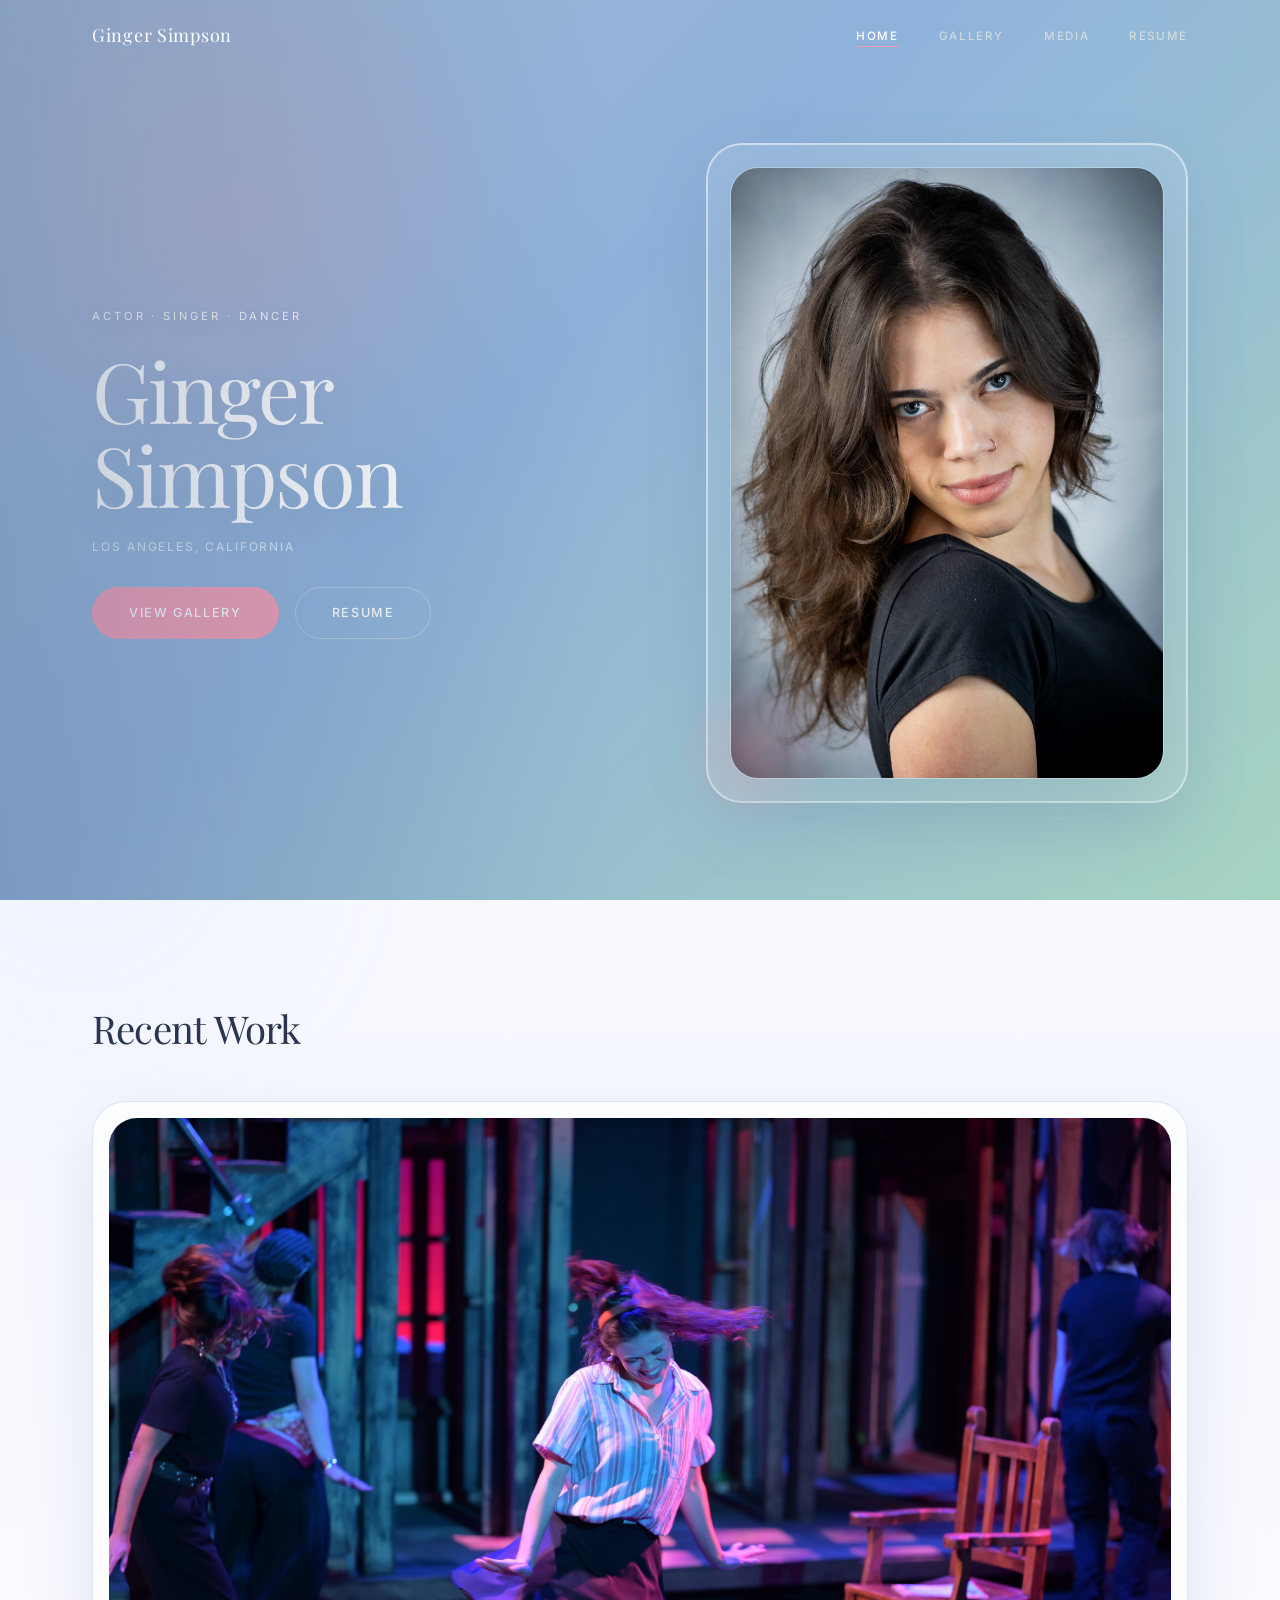
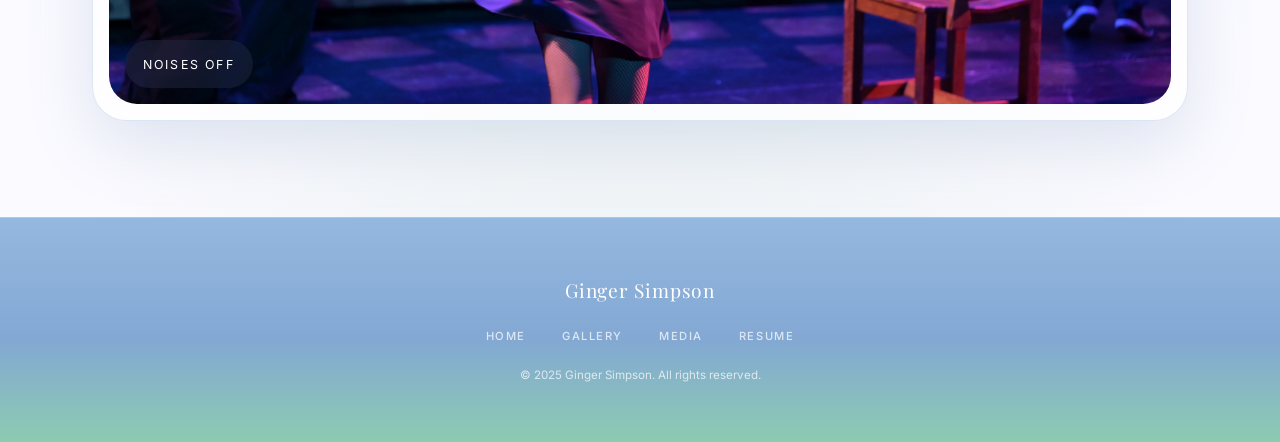
<file: index.html>
<!DOCTYPE html>

<html lang="en">
<head>
  <meta charset="UTF-8">
  <meta name="viewport" content="width=device-width, initial-scale=1.0">

  <title>Ginger Simpson | Actor · Singer · Dancer | Los Angeles</title>

<meta
name="description"
content="Ginger Simpson — professional actor, singer, and dancer based in Los Angeles. View her portfolio, gallery, performance videos, and theater resume."

>

<meta
name="keywords"
content="Ginger Simpson, actor, actress, singer, dancer, Los Angeles actress, musical theater, theater performer, performing arts, LA actor"

>

  <link
    rel="canonical"
    href="https://ginger-simpson.com/"
  >

  <!-- Open Graph / Facebook -->

  <meta property="og:type" content="website">

<meta
property="og:url"
content="https://ginger-simpson.com/"

>

<meta
property="og:title"
content="Ginger Simpson | Actor · Singer · Dancer"

>

<meta
property="og:description"
content="Professional portfolio of Ginger Simpson — actor, singer, and dancer based in Los Angeles."

>

<meta
property="og:image"
content="https://ginger-simpson.com/assets/images/Headshot%204.jpg"

>

  <meta property="og:locale" content="en_US">

  <!-- Twitter -->

<meta
name="twitter:card"
content="summary_large_image"

>

<meta
name="twitter:title"
content="Ginger Simpson | Actor · Singer · Dancer"

>

<meta
name="twitter:description"
content="Professional portfolio of Ginger Simpson — actor, singer, and dancer based in Los Angeles."

>

<meta
name="twitter:image"
content="https://ginger-simpson.com/assets/images/Headshot%204.jpg"

>

  <!-- Fonts -->

  <link
    rel="preconnect"
    href="https://fonts.googleapis.com"
  >

  <link
    rel="preconnect"
    href="https://fonts.gstatic.com"
    crossorigin
  >

  <link
    href="https://fonts.googleapis.com/css2?family=Playfair+Display:ital,wght@0,400;0,500;0,700;1,400&family=Inter:wght@300;400;500&display=swap"
    rel="stylesheet"
  >

  <!-- Styles -->

  <link rel="stylesheet" href="assets/css/styles.css">

  <!-- Structured Data (JSON-LD) -->

  <script type="application/ld+json">
  {
    "@context": "https://schema.org",
    "@type": "Person",
    "name": "Ginger Simpson",
    "url": "https://ginger-simpson.com/",
    "jobTitle": "Actor, Singer, Dancer",
    "description": "Professional actor, singer, and dancer specializing in musical theater and theatrical performance",
    "address": {
      "@type": "PostalAddress",
      "addressLocality": "Los Angeles",
      "addressRegion": "CA",
      "addressCountry": "US"
    },
    "email": "gingersimpsonn@gmail.com",
    "telephone": "424-522-4845",
    "image": "https://ginger-simpson.com/assets/images/Headshot%204.jpg",
    "sameAs": [
      "https://www.instagram.com/gingersimpson_/",
      "https://www.backstage.com/u/tal/gingersimpson"
    ]
  }
  </script>

</head>

<body>

  <!-- ── Navigation ─────────────────────────────────────────── -->

  <nav class="nav" id="nav" aria-label="Main navigation">
    <div class="nav__inner">

  <a href="./" class="nav__logo">
    Ginger Simpson
  </a>

<button
class="nav__toggle"
id="navToggle"
aria-label="Toggle navigation"
aria-expanded="false"
aria-controls="navLinks"

>

<span></span>

<span></span>
<span></span>

  </button>

  <ul class="nav__links" id="navLinks" role="list">
    <li>
      <a
        href="./"
        class="nav__link nav__link--active"
      >
        Home
      </a>
    </li>

<li>
  <a href="gallery" class="nav__link">
    Gallery
  </a>
</li>

<li>
  <a href="media" class="nav__link">
    Media
  </a>
</li>

<li>
  <a href="resume" class="nav__link">
    Resume
  </a>
</li>

  </ul>

</div>
  </nav>

  <!-- ── Hero ───────────────────────────────────────────────── -->

  <section class="hero" aria-label="Introduction">
    <div class="hero__inner">

  <div class="hero__text">

<p class="hero__eyebrow">
  Actor · Singer · Dancer
</p>

<h1 class="hero__name">
  Ginger<br>Simpson
</h1>

<p class="hero__location">
  Los Angeles, California
</p>

<div class="hero__actions">
  <a
    href="gallery"
    class="btn btn--primary"
  >
    View Gallery
  </a>

  <a
    href="resume"
    class="btn btn--ghost-light"
  >
    Resume
  </a>
</div>

  </div>

  <div class="hero__photo-wrap">
    <img
      src="assets/images/Headshot%204.jpg"
      alt="Ginger Simpson — professional headshot"
      class="hero__photo"
      loading="eager"
      fetchpriority="high"
    >
  </div>

</div>

  </section>

  <!-- ── Recent Work Slideshow ──────────────────────────────── -->

  <section class="preview fade-in" aria-label="Recent productions">
    <div class="container">

  <h2 class="section-title">
    Recent Work
  </h2>

  <div class="preview__slideshow" data-slideshow>

<div class="preview__slides">

  <a
    href="gallery"
    class="preview__slide is-active"
    data-slide
  >
    <div class="preview__img-wrap">
      <img
        src="assets/images/Noises%20Off%202.jpg"
        alt="Noises Off production photo"
        loading="lazy"
      >
    </div>

    <p class="preview__caption">
      Noises Off
    </p>
  </a>

  <a
    href="gallery"
    class="preview__slide"
    data-slide
  >
    <div class="preview__img-wrap">
      <img
        src="assets/images/iFrankenstein%201.jpg"
        alt="iFrankenstein production photo"
        loading="lazy"
      >
    </div>

    <p class="preview__caption">
      iFrankenstein
    </p>
  </a>

  <a
    href="gallery"
    class="preview__slide"
    data-slide
  >
    <div class="preview__img-wrap">
      <img
        src="assets/images/Seuss%201.jpg"
        alt="Seussical production photo"
        loading="lazy"
      >
    </div>

    <p class="preview__caption">
      Seussical
    </p>
  </a>

  <a
    href="gallery"
    class="preview__slide"
    data-slide
  >
    <div class="preview__img-wrap">
      <img
        src="assets/images/SLIDESHOW%20Seuss.jpg"
        alt="Seussical slideshow production photo"
        loading="lazy"
      >
    </div>

    <p class="preview__caption">
      Seussical
    </p>
  </a>

  <a
    href="gallery"
    class="preview__slide"
    data-slide
  >
    <div class="preview__img-wrap">
      <img
        src="assets/images/SLIDESHOW%20Grease.jpg"
        alt="Grease production photo"
        loading="lazy"
      >
    </div>

    <p class="preview__caption">
      Grease
    </p>
  </a>

  <a
    href="gallery"
    class="preview__slide"
    data-slide
  >
    <div class="preview__img-wrap">
      <img
        src="assets/images/SLIDESHOW%20Romeo%20and%20Juliet.jpg"
        alt="Romeo and Juliet production photo"
        loading="lazy"
      >
    </div>

    <p class="preview__caption">
      Romeo and Juliet
    </p>
  </a>

</div>

  </div>

</div>

  </section>

  <!-- ── Footer ─────────────────────────────────────────────── -->

  <footer class="footer" aria-label="Site footer">
    <div class="container footer__inner">

  <p class="footer__name">
    Ginger Simpson
  </p>

  <nav class="footer__nav" aria-label="Footer navigation">
    <a href="./">Home</a>
    <a href="gallery">Gallery</a>
    <a href="media">Media</a>
    <a href="resume">Resume</a>
  </nav>

  <p class="footer__copy">
    &copy; 2025 Ginger Simpson. All rights reserved.
  </p>

</div>

  </footer>

  <script src="assets/js/main.js"></script>

</body>
</html>
</file>
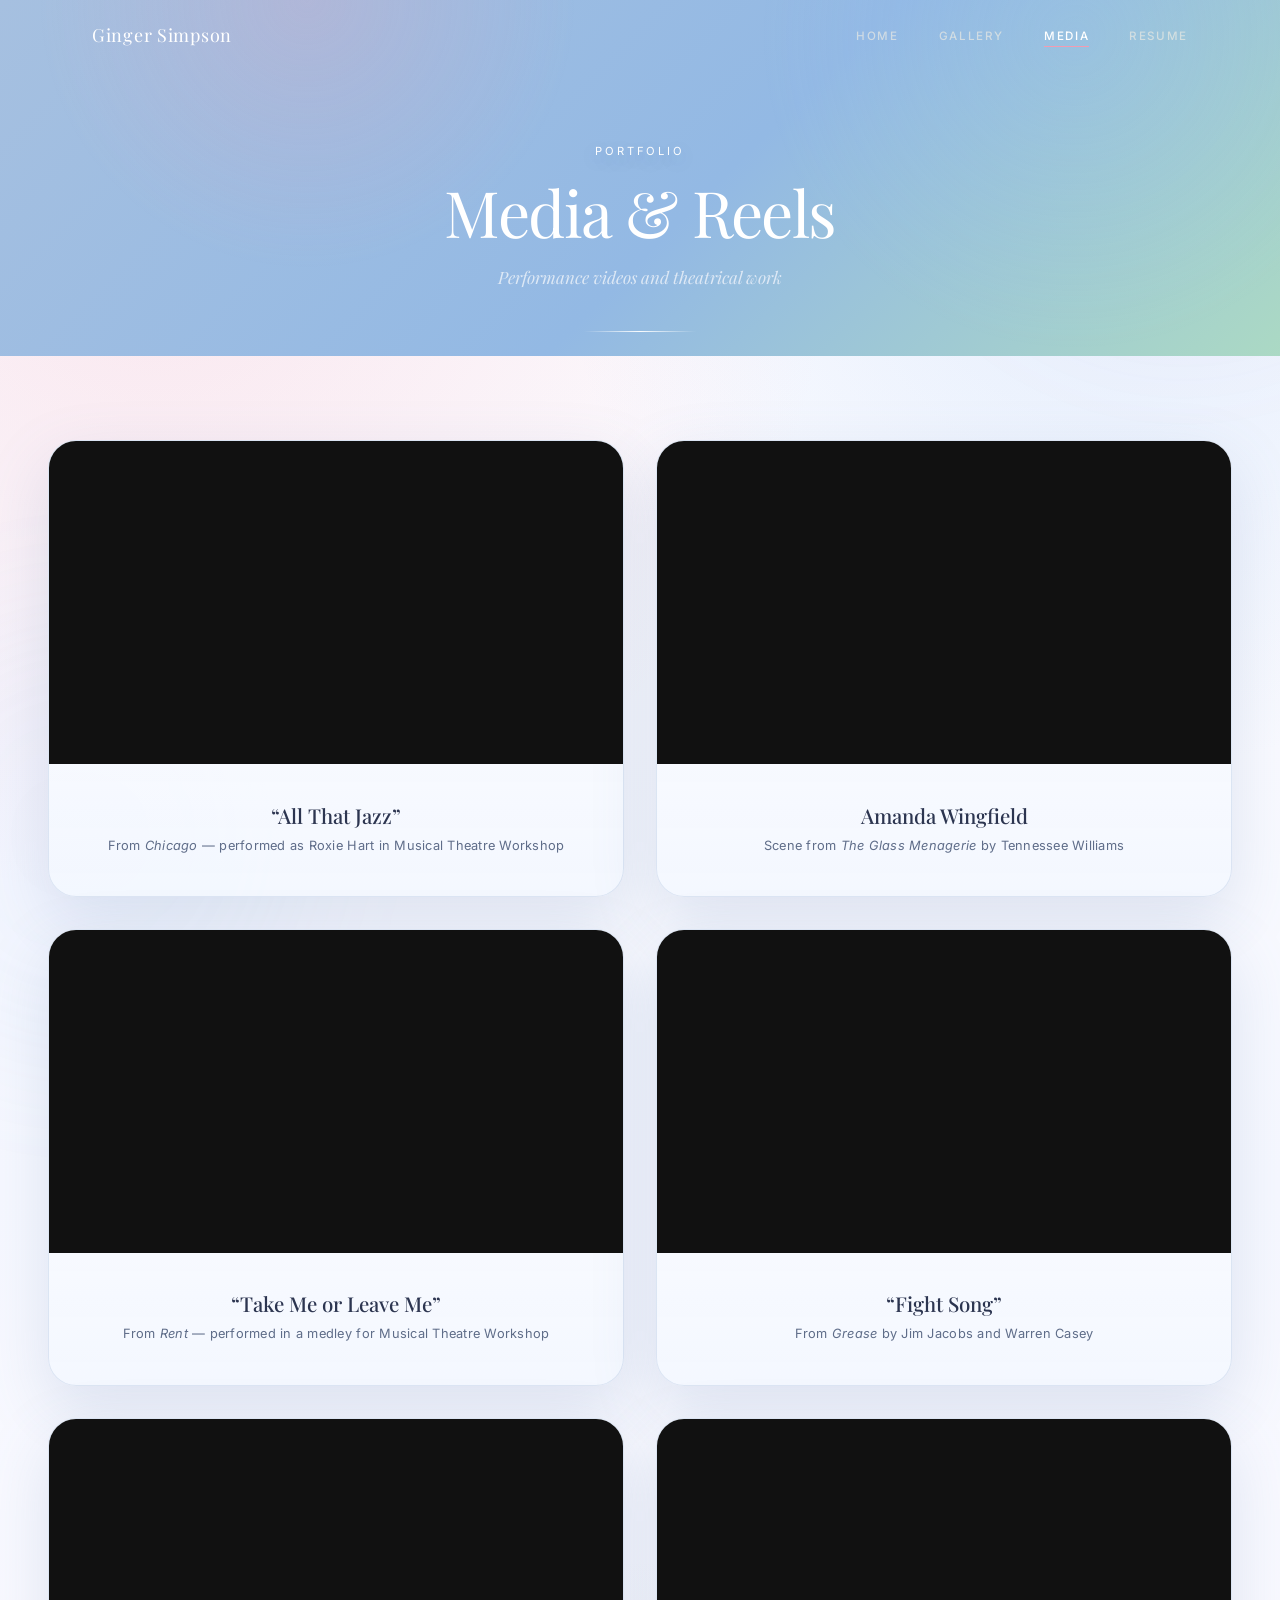
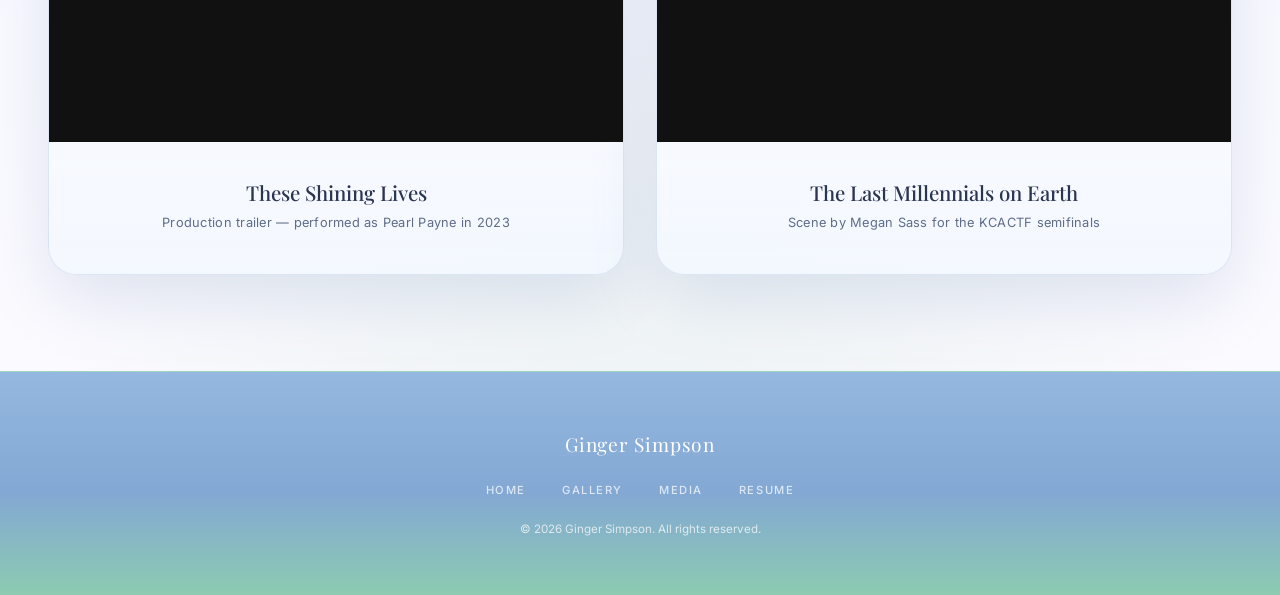
<file: media.html>
<!DOCTYPE html>

<html lang="en">
<head>
  <meta charset="UTF-8">

<meta
name="viewport"
content="width=device-width, initial-scale=1.0"

>

  <title>Media &amp; Reels | Ginger Simpson - Performance Videos</title>

<meta
name="description"
content="Performance videos and theater reels from Ginger Simpson including scenes from The Glass Menagerie, Chicago, Rent, Grease, and more."

>

<meta
name="keywords"
content="Ginger Simpson videos, acting reel, theater performance videos, musical theater, singing videos, dance videos"

>

  <link
    rel="canonical"
    href="https://ginger-simpson.com/media"
  >

  <!-- Open Graph / Facebook -->

  <meta property="og:type" content="website">

<meta
property="og:url"
content="https://ginger-simpson.com/media"

>

<meta
property="og:title"
content="Media & Reels | Ginger Simpson"

>

<meta
property="og:description"
content="Performance videos and theater reels from Ginger Simpson's theatrical work."

>

<meta
property="og:image"
content="https://ginger-simpson.com/assets/images/Headshot%204.jpg"

>

  <!-- Twitter -->

<meta
name="twitter:card"
content="summary_large_image"

>

<meta
name="twitter:title"
content="Media & Reels | Ginger Simpson"

>

<meta
name="twitter:description"
content="Performance videos and theater reels from Ginger Simpson's theatrical work."

>

<meta
name="twitter:image"
content="https://ginger-simpson.com/assets/images/Headshot%204.jpg"

>

  <!-- Fonts -->

  <link
    rel="preconnect"
    href="https://fonts.googleapis.com"
  >

  <link
    rel="preconnect"
    href="https://fonts.gstatic.com"
    crossorigin
  >

  <link
    href="https://fonts.googleapis.com/css2?family=Playfair+Display:ital,wght@0,400;0,500;0,700;1,400&family=Inter:wght@300;400;500&display=swap"
    rel="stylesheet"
  >

  <!-- Styles -->

  <link rel="stylesheet" href="assets/css/styles.css">
</head>

<body>

  <!-- Navigation -->

  <nav class="nav" id="nav" aria-label="Main navigation">
    <div class="nav__inner">

  <a href="./" class="nav__logo">
    Ginger Simpson
  </a>

<button
class="nav__toggle"
id="navToggle"
aria-label="Toggle navigation"
aria-expanded="false"
aria-controls="navLinks"

>

<span></span>

<span></span>
<span></span>

  </button>

  <ul class="nav__links" id="navLinks" role="list">
    <li>
      <a href="./" class="nav__link">
        Home
      </a>
    </li>

<li>
  <a href="gallery" class="nav__link">
    Gallery
  </a>
</li>

<li>
  <a
    href="media"
    class="nav__link nav__link--active"
  >
    Media
  </a>
</li>

<li>
  <a href="resume" class="nav__link">
    Resume
  </a>
</li>

  </ul>

</div>

  </nav>

  <!-- Page Hero -->

  <header class="page-hero" aria-label="Media header">
    <div class="container">

  <p class="page-hero__eyebrow">
    Portfolio
  </p>

  <h1 class="page-hero__title">
    Media &amp; Reels
  </h1>

  <p class="page-hero__sub">
    Performance videos and theatrical work
  </p>

</div>

  </header>

  <!-- Media Page -->

  <main class="media-page" aria-label="Video reels">

<section class="media-section fade-in">

  <div class="container media-container">

<div class="media-grid">

  <!-- All That Jazz -->
  <article class="media-item">

    <div class="media-item__video-wrap">
      <iframe
        class="media-item__video"
        src="https://www.youtube-nocookie.com/embed/zsaN2GovmvM?rel=0&amp;playsinline=1"
        title="All That Jazz — Ginger Simpson"
        loading="lazy"
        allow="accelerometer; autoplay; clipboard-write; encrypted-media; gyroscope; picture-in-picture; web-share"
        referrerpolicy="strict-origin-when-cross-origin"
        allowfullscreen
      ></iframe>
    </div>

    <div class="media-item__info">

      <h2 class="media-item__title">
        “All That Jazz”
      </h2>

      <p class="media-item__subtitle">
        From <em>Chicago</em> — performed as Roxie Hart in
        Musical Theatre Workshop
      </p>

    </div>
  </article>

  <!-- Amanda Wingfield -->
  <article class="media-item">

    <div class="media-item__video-wrap">
      <iframe
        class="media-item__video"
        src="https://www.youtube-nocookie.com/embed/sZWOrfryOuE?rel=0&amp;playsinline=1"
        title="Amanda Wingfield from The Glass Menagerie — Ginger Simpson"
        loading="lazy"
        allow="accelerometer; autoplay; clipboard-write; encrypted-media; gyroscope; picture-in-picture; web-share"
        referrerpolicy="strict-origin-when-cross-origin"
        allowfullscreen
      ></iframe>
    </div>

    <div class="media-item__info">

      <h2 class="media-item__title">
        Amanda Wingfield
      </h2>

      <p class="media-item__subtitle">
        Scene from <em>The Glass Menagerie</em>
        by Tennessee Williams
      </p>

    </div>
  </article>

  <!-- Take Me or Leave Me -->
  <article class="media-item">

    <div class="media-item__video-wrap">
      <iframe
        class="media-item__video"
        src="https://www.youtube-nocookie.com/embed/_-cm68yQPVg?rel=0&amp;playsinline=1"
        title="Take Me or Leave Me — Ginger Simpson"
        loading="lazy"
        allow="accelerometer; autoplay; clipboard-write; encrypted-media; gyroscope; picture-in-picture; web-share"
        referrerpolicy="strict-origin-when-cross-origin"
        allowfullscreen
      ></iframe>
    </div>

    <div class="media-item__info">

      <h2 class="media-item__title">
        “Take Me or Leave Me”
      </h2>

      <p class="media-item__subtitle">
        From <em>Rent</em> — performed in a medley for
        Musical Theatre Workshop
      </p>

    </div>
  </article>

  <!-- Fight Song -->
  <article class="media-item">

    <div class="media-item__video-wrap">
      <iframe
        class="media-item__video"
        src="https://www.youtube-nocookie.com/embed/L8a-3mlu2os?rel=0&amp;playsinline=1"
        title="Fight Song from Grease — Ginger Simpson"
        loading="lazy"
        allow="accelerometer; autoplay; clipboard-write; encrypted-media; gyroscope; picture-in-picture; web-share"
        referrerpolicy="strict-origin-when-cross-origin"
        allowfullscreen
      ></iframe>
    </div>

    <div class="media-item__info">

      <h2 class="media-item__title">
        “Fight Song”
      </h2>

      <p class="media-item__subtitle">
        From <em>Grease</em> by Jim Jacobs and Warren Casey
      </p>

    </div>
  </article>

  <!-- These Shining Lives -->
  <article class="media-item">

    <div class="media-item__video-wrap">
      <iframe
        class="media-item__video"
        src="https://www.youtube-nocookie.com/embed/QVzE-nSXcKA?rel=0&amp;playsinline=1"
        title="These Shining Lives — Ginger Simpson"
        loading="lazy"
        allow="accelerometer; autoplay; clipboard-write; encrypted-media; gyroscope; picture-in-picture; web-share"
        referrerpolicy="strict-origin-when-cross-origin"
        allowfullscreen
      ></iframe>
    </div>

    <div class="media-item__info">

      <h2 class="media-item__title">
        These Shining Lives
      </h2>

      <p class="media-item__subtitle">
        Production trailer — performed as Pearl Payne in 2023
      </p>

    </div>
  </article>

  <!-- KCACTF Semifinal -->
  <article class="media-item">

    <div class="media-item__video-wrap">
      <iframe
        class="media-item__video"
        src="https://www.youtube-nocookie.com/embed/OIV-DlobsRo?rel=0&amp;playsinline=1"
        title="The Last Millennials on Earth — KCACTF Semifinal"
        loading="lazy"
        allow="accelerometer; autoplay; clipboard-write; encrypted-media; gyroscope; picture-in-picture; web-share"
        referrerpolicy="strict-origin-when-cross-origin"
        allowfullscreen
      ></iframe>
    </div>

    <div class="media-item__info">

      <h2 class="media-item__title">
        The Last Millennials on Earth
      </h2>

      <p class="media-item__subtitle">
        Scene by Megan Sass for the KCACTF semifinals
      </p>

    </div>
  </article>

</div>

  </div>
</section>

  </main>

  <!-- Footer -->

  <footer class="footer" aria-label="Site footer">

<div class="container footer__inner">

  <p class="footer__name">
    Ginger Simpson
  </p>

  <nav class="footer__nav" aria-label="Footer navigation">
    <a href="./">Home</a>
    <a href="gallery">Gallery</a>
    <a href="media">Media</a>
    <a href="resume">Resume</a>
  </nav>

  <p class="footer__copy">
    &copy; 2026 Ginger Simpson. All rights reserved.
  </p>

</div>

  </footer>

  <script src="assets/js/main.js"></script>

</body>
</html>
</file>
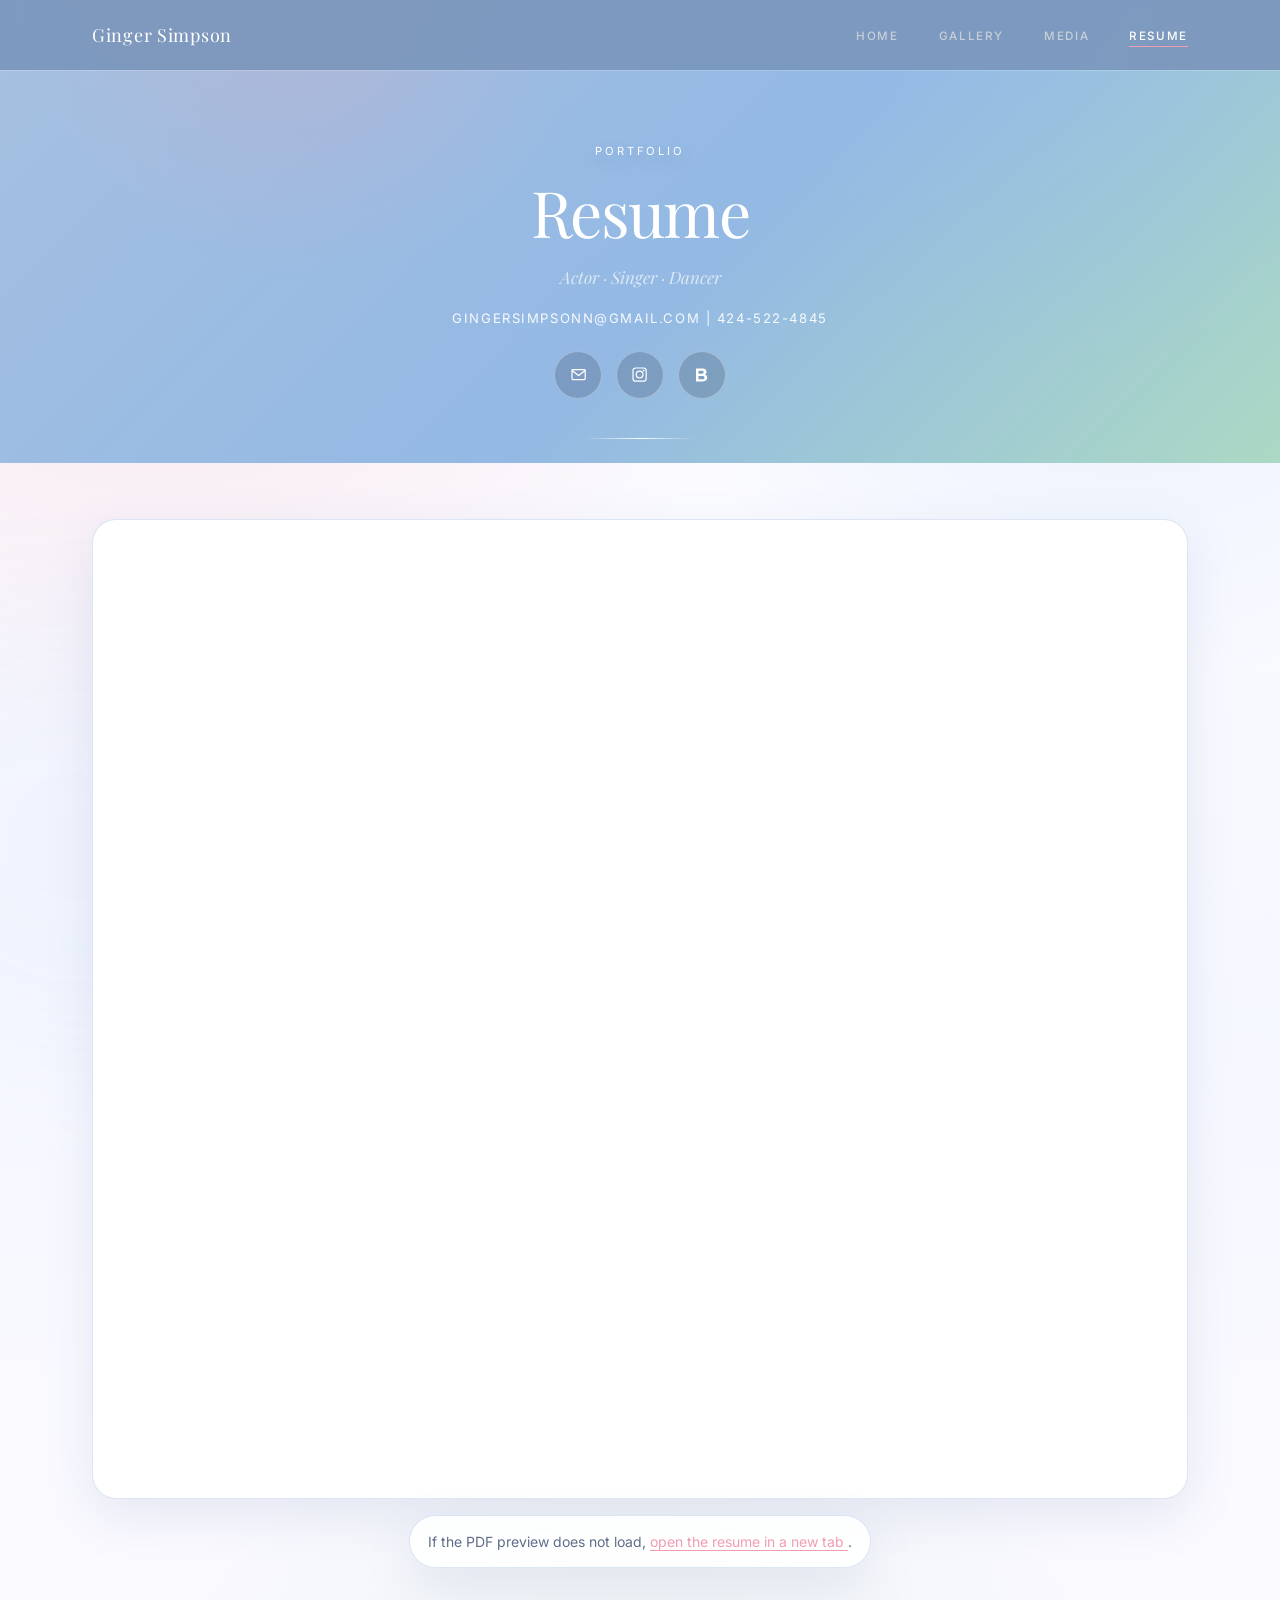
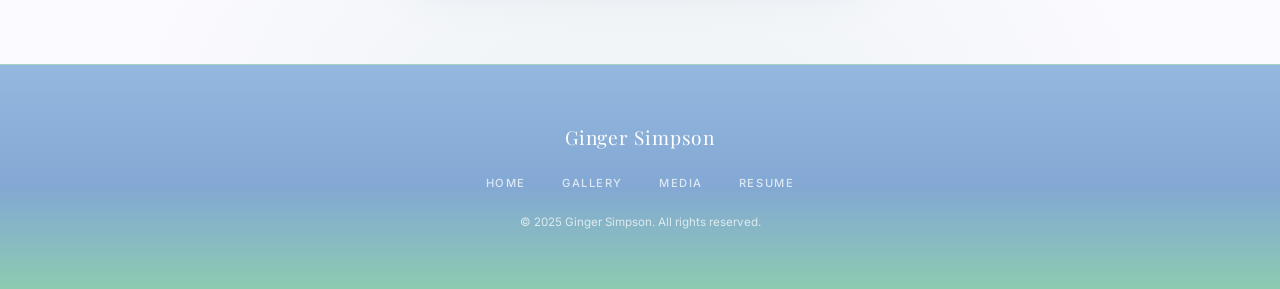
<file: resume.html>
<!DOCTYPE html>

<html lang="en">
<head>
  <meta charset="UTF-8">
  <meta name="viewport" content="width=device-width, initial-scale=1.0">

  <title>Resume | Ginger Simpson - Actor, Singer, Dancer</title>

<meta
name="description"
content="Performance resume and credits for Ginger Simpson — professional actor, singer, and dancer in Los Angeles. Contact: [gingersimpsonn@gmail.com](mailto:gingersimpsonn@gmail.com)"

>

<meta
name="keywords"
content="Ginger Simpson resume, acting resume, theater credits, musical theater experience, Los Angeles performer"

>

  <link
    rel="canonical"
    href="https://ginger-simpson.com/resume"
  >

  <!-- Open Graph / Facebook -->

  <meta property="og:type" content="website">

<meta
property="og:url"
content="https://ginger-simpson.com/resume"

>

<meta
property="og:title"
content="Resume | Ginger Simpson"

>

<meta
property="og:description"
content="Performance resume for Ginger Simpson — actor, singer, and dancer."

>

<meta
property="og:image"
content="https://ginger-simpson.com/assets/images/Headshot%204.jpg"

>

  <!-- Twitter -->

<meta
name="twitter:card"
content="summary_large_image"

>

<meta
name="twitter:title"
content="Resume | Ginger Simpson"

>

<meta
name="twitter:description"
content="Performance resume for Ginger Simpson — actor, singer, and dancer."

>

<meta
name="twitter:image"
content="https://ginger-simpson.com/assets/images/Headshot%204.jpg"

>

  <!-- Fonts -->

  <link
    rel="preconnect"
    href="https://fonts.googleapis.com"
  >

  <link
    rel="preconnect"
    href="https://fonts.gstatic.com"
    crossorigin
  >

  <link
    href="https://fonts.googleapis.com/css2?family=Playfair+Display:ital,wght@0,400;0,500;0,700;1,400&family=Inter:wght@300;400;500&display=swap"
    rel="stylesheet"
  >

  <!-- Styles -->

  <link rel="stylesheet" href="assets/css/styles.css">
</head>

<body>

  <!-- Navigation -->

  <nav class="nav nav--solid" id="nav" aria-label="Main navigation">
    <div class="nav__inner">

  <a href="./" class="nav__logo">
    Ginger Simpson
  </a>

<button
class="nav__toggle"
id="navToggle"
aria-label="Toggle navigation"
aria-expanded="false"
aria-controls="navLinks"

>

<span></span>

<span></span>
<span></span>


  </button>

  <ul class="nav__links" id="navLinks" role="list">
    <li>
      <a href="./" class="nav__link">
        Home
      </a>
    </li>

<li>
  <a href="gallery" class="nav__link">
    Gallery
  </a>
</li>

<li>
  <a href="media" class="nav__link">
    Media
  </a>
</li>

<li>
  <a
    href="resume"
    class="nav__link nav__link--active"
  >
    Resume
  </a>
</li>

  </ul>

</div>

  </nav>

  <header class="page-hero" aria-label="Resume header">
    <div class="container">

  <p class="page-hero__eyebrow">
    Portfolio
  </p>

  <h1 class="page-hero__title">
    Resume
  </h1>

  <p class="page-hero__sub">
    Actor · Singer · Dancer
  </p>

  <p class="page-hero__meta">
    gingersimpsonn@gmail.com | 424-522-4845
  </p>

  <div
    class="page-hero__actions"
    aria-label="Resume profile links"
  >

<a
  href="mailto:gingersimpsonn@gmail.com"
  class="icon-link"
  aria-label="Email Ginger Simpson"
>
  <svg
    viewBox="0 0 24 24"
    aria-hidden="true"
    focusable="false"
  >
    <path
      d="M3 6.75A1.75 1.75 0 0 1 4.75 5h14.5A1.75 1.75 0 0 1 21 6.75v10.5A1.75 1.75 0 0 1 19.25 19H4.75A1.75 1.75 0 0 1 3 17.25V6.75Zm1.8-.25 7.2 5.58 7.2-5.58H4.8Zm14.7 10.94V8.35l-6.9 5.35a1 1 0 0 1-1.2 0L4.5 8.35v9.09c0 .03.02.06.05.06h14.9c.03 0 .05-.03.05-.06Z"
      fill="currentColor"
    />
  </svg>
</a>

<a
  href="https://www.instagram.com/gingersimpsonn?utm_source=ig_web_button_share_sheet&amp;igsh=ZDNlZDc0MzIxNw=="
  class="icon-link"
  target="_blank"
  rel="noopener noreferrer"
  aria-label="Instagram profile"
>
  <svg
    viewBox="0 0 24 24"
    aria-hidden="true"
    focusable="false"
  >
    <path
      d="M7.25 3h9.5A4.25 4.25 0 0 1 21 7.25v9.5A4.25 4.25 0 0 1 16.75 21h-9.5A4.25 4.25 0 0 1 3 16.75v-9.5A4.25 4.25 0 0 1 7.25 3Zm0 1.5A2.75 2.75 0 0 0 4.5 7.25v9.5A2.75 2.75 0 0 0 7.25 19.5h9.5a2.75 2.75 0 0 0 2.75-2.75v-9.5A2.75 2.75 0 0 0 16.75 4.5h-9.5Zm9.88 1.12a1.13 1.13 0 1 1 0 2.26 1.13 1.13 0 0 1 0-2.26ZM12 7a5 5 0 1 1 0 10 5 5 0 0 1 0-10Zm0 1.5a3.5 3.5 0 1 0 0 7 3.5 3.5 0 0 0 0-7Z"
      fill="currentColor"
    />
  </svg>
</a>

<a
  href="https://www.backstage.com/tal/gingersimpson/"
  class="icon-link"
  target="_blank"
  rel="noopener noreferrer"
  aria-label="Backstage profile"
>
  <svg
    viewBox="0 0 24 24"
    aria-hidden="true"
    focusable="false"
  >
    <path
      d="M5 4.5h8.4c2.9 0 4.85 1.67 4.85 4.17 0 1.52-.86 2.73-2.25 3.33 1.78.47 3 1.96 3 3.96 0 2.68-2.08 4.54-5.14 4.54H5V4.5Zm3.12 6.29h4.42c1.34 0 2.22-.74 2.22-1.88 0-1.13-.88-1.82-2.22-1.82H8.12v3.7Zm0 7.12h5.02c1.54 0 2.51-.8 2.51-2.08 0-1.26-.97-2.06-2.51-2.06H8.12v4.14Z"
      fill="currentColor"
    />
  </svg>
</a>

  </div>
</div>

  </header>

  <!-- Resume Page -->

  <main class="resume-page" aria-label="Performance resume">

<div class="container">

  <section
    class="resume-embed"
    aria-label="Embedded resume PDF"
  >
    <iframe
      src="assets/resume/acting-resume.pdf#toolbar=1&amp;navpanes=0&amp;scrollbar=1&amp;zoom=120"
      title="Embedded resume PDF"
      class="resume-embed__frame"
    ></iframe>

<p class="resume-embed__fallback">
  If the PDF preview does not load,
  <a
    href="assets/resume/acting-resume.pdf"
    target="_blank"
    rel="noopener noreferrer"
  >
    open the resume in a new tab
  </a>.
</p>

  </section>

</div>

  </main>

  <!-- Footer -->

  <footer class="footer" aria-label="Site footer">

<div class="container footer__inner">

  <p class="footer__name">
    Ginger Simpson
  </p>

  <nav class="footer__nav" aria-label="Footer navigation">
    <a href="./">Home</a>
    <a href="gallery">Gallery</a>
    <a href="media">Media</a>
    <a href="resume">Resume</a>
  </nav>

  <p class="footer__copy">
    &copy; 2025 Ginger Simpson. All rights reserved.
  </p>

</div>

  </footer>

  <script src="assets/js/main.js"></script>

</body>
</html>
</file>
<file: assets/css/styles.css>
/* ==========================================================================
   GINGER SIMPSON — PORTFOLIO STYLESHEET
   ==========================================================================
   Fonts: Playfair Display (serif headings) + Inter (sans body)
   Loaded via Google Fonts in each HTML page.
   ========================================================================== */

/* ── Reset & base ─────────────────────────────────────────────────────────── */
*, *::before, *::after { box-sizing: border-box; margin: 0; padding: 0; }

:root {
  /* Colour palette */
  --bg:           #FCFBFF;
  --bg-soft:      #F7F5FF;
  --bg-dark:      #7694B8;
  --text:         #2C3550;
  --text-mid:     #5F6D89;
  --text-dim:     #8A94AE;
  --on-dark:      #FFFFFF;
  --on-dark-dim:  #DDE8F5;
  --accent:       #F29CB2;
  --accent-h:     #EC86A2;
  --accent-rose:  #89BFA6;
  --border:       #D9E3F2;
  --border-dark:  rgba(255,255,255,0.18);
  --surface:      rgba(255, 255, 255, 0.78);
  --surface-strong: #FFFFFF;
  --shadow-soft:  0 18px 50px rgba(106, 128, 169, 0.14);
  --shadow-card:  0 24px 65px rgba(102, 127, 174, 0.18);

  /* Typography */
  --serif:  'Playfair Display', Georgia, 'Times New Roman', serif;
  --sans:   'Inter', system-ui, -apple-system, BlinkMacSystemFont, sans-serif;

  /* Layout */
  --nav-h:  70px;
  --max-w:  1160px;

  /* Motion */
  --ease:       cubic-bezier(0.22, 1, 0.36, 1);
  --transition: 0.3s ease;
}

html {
  scroll-behavior: smooth;
  font-size: 16px;
}

body {
  font-family: var(--sans);
  position: relative;
  background:
    radial-gradient(circle at 12% 10%, rgba(242, 156, 178, 0.22), transparent 30%),
    radial-gradient(circle at 88% 9%, rgba(148, 190, 244, 0.24), transparent 25%),
    radial-gradient(circle at 50% 100%, rgba(137, 191, 166, 0.16), transparent 28%),
    linear-gradient(180deg, #FEFDFF 0%, #F6F8FF 54%, #FDFBFF 100%);
  color: var(--text);
  line-height: 1.7;
  -webkit-font-smoothing: antialiased;
  -moz-osx-font-smoothing: grayscale;
  overflow-x: hidden;
}

body::before,
body::after {
  content: '';
  position: fixed;
  inset: auto;
  width: 28rem;
  height: 28rem;
  border-radius: 50%;
  pointer-events: none;
  filter: blur(70px);
  opacity: 0.35;
  z-index: -1;
}

body::before {
  inset-block-start: -8rem;
  inset-inline-end: -8rem;
  background: rgba(242, 156, 178, 0.22);
}

body::after {
  inset-block-end: -10rem;
  inset-inline-start: -9rem;
  background: rgba(148, 190, 244, 0.18);
}

img  { display: block; max-width: 100%; height: auto; }
a    { text-decoration: none; color: inherit; }
ul   { list-style: none; }

/* ── Utility: container ────────────────────────────────────────────────────── */
.container {
  max-width: var(--max-w);
  margin-inline: auto;
  padding-inline: 2rem;
}

/* ── Utility: section heading ──────────────────────────────────────────────── */
.section-title {
  font-family: var(--serif);
  font-size: clamp(1.75rem, 3vw, 2.5rem);
  font-weight: 400;
  letter-spacing: -0.02em;
  color: var(--text);
  margin-bottom: 2.5rem;
}

/* ── Utility: scroll fade-in (driven by IntersectionObserver in main.js) ──── */
.fade-in {
  opacity: 0;
  transform: translateY(28px);
  transition: opacity 0.75s var(--ease), transform 0.75s var(--ease);
}
.fade-in.visible {
  opacity: 1;
  transform: none;
}

/* ── Buttons ───────────────────────────────────────────────────────────────── */
.btn {
  display: inline-block;
  font-family: var(--sans);
  font-size: 0.7875rem;
  font-weight: 500;
  letter-spacing: 0.13em;
  text-transform: uppercase;
  padding: 0.875rem 2.25rem;
  border-radius: 999px;
  cursor: pointer;
  transition: background var(--transition), color var(--transition),
              border-color var(--transition), transform var(--transition),
              box-shadow var(--transition);
  white-space: nowrap;
}
.btn--primary {
  background: var(--accent);
  color: #fff;
  border: 1.5px solid var(--accent);
}
.btn--primary:hover {
  background: var(--accent-h);
  border-color: var(--accent-h);
  transform: translateY(-2px);
  box-shadow: 0 14px 32px rgba(196, 165, 90, 0.28);
}
.btn--ghost-light {
  background: transparent;
  color: var(--on-dark);
  border: 1.5px solid rgba(240,236,228,0.35);
}
.btn--ghost-light:hover {
  border-color: var(--accent);
  color: var(--accent);
  transform: translateY(-2px);
  background: rgba(255,255,255,0.04);
}
.btn--ghost-dark {
  background: transparent;
  color: var(--text);
  border: 1.5px solid rgba(95,109,137,0.34);
}
.btn--ghost-dark:hover {
  background: var(--text);
  color: #fff;
  transform: translateY(-2px);
  box-shadow: var(--shadow-soft);
}


/* ==========================================================================
   NAVIGATION
   ========================================================================== */
.nav {
  position: fixed;
  inset-block-start: 0;
  inset-inline: 0;
  height: var(--nav-h);
  z-index: 200;
  background: transparent;
  transition: background 0.45s ease, box-shadow 0.45s ease,
              backdrop-filter 0.45s ease;
}
.nav.scrolled {
  background: rgba(121, 149, 186, 0.78);
  backdrop-filter: blur(14px);
  -webkit-backdrop-filter: blur(14px);
  box-shadow: 0 1px 0 var(--border-dark);
}
.nav--solid {
  background: rgba(121, 149, 186, 0.88);
  backdrop-filter: blur(14px);
  -webkit-backdrop-filter: blur(14px);
  box-shadow: 0 1px 0 var(--border-dark);
}

.nav__inner {
  max-width: var(--max-w);
  margin-inline: auto;
  padding-inline: 2rem;
  height: 100%;
  display: flex;
  align-items: center;
  justify-content: space-between;
}

.nav__logo {
  font-family: var(--serif);
  font-size: 1.125rem;
  font-weight: 400;
  letter-spacing: 0.04em;
  color: var(--on-dark);
  transition: color var(--transition);
}
.nav__logo:hover { color: var(--accent); }

.nav__links {
  display: flex;
  align-items: center;
  gap: 2.5rem;
}
.nav__link {
  font-size: 0.725rem;
  font-weight: 500;
  letter-spacing: 0.14em;
  text-transform: uppercase;
  color: rgba(240, 236, 228, 0.65);
  position: relative;
  transition: color var(--transition);
}
.nav__link::after {
  content: '';
  position: absolute;
  inset-block-end: -4px;
  inset-inline-start: 0;
  inset-inline-end: 100%;
  height: 1px;
  background: var(--accent);
  transition: inset-inline-end 0.3s var(--ease);
}
.nav__link:hover,
.nav__link--active {
  color: var(--on-dark);
}
.nav__link:hover::after,
.nav__link--active::after {
  inset-inline-end: 0;
}

/* Mobile hamburger */
.nav__toggle {
  display: none;
  flex-direction: column;
  justify-content: center;
  gap: 5px;
  width: 32px; height: 32px;
  background: none;
  border: none;
  cursor: pointer;
  padding: 0;
}
.nav__toggle span {
  display: block;
  width: 100%; height: 1.5px;
  background: var(--on-dark);
  transition: transform 0.3s ease, opacity 0.3s ease;
}
.nav__toggle.open span:nth-child(1) { transform: translateY(6.5px) rotate(45deg); }
.nav__toggle.open span:nth-child(2) { opacity: 0; transform: scaleX(0); }
.nav__toggle.open span:nth-child(3) { transform: translateY(-6.5px) rotate(-45deg); }

@media (max-width: 680px) {
  .nav__toggle { display: flex; }

  .nav__links {
    position: absolute;
    inset-block-start: var(--nav-h);
    inset-inline: 0;
    flex-direction: column;
    gap: 2rem;
    padding: 2rem 0 2.5rem;
    background: rgba(10, 10, 10, 0.97);
    opacity: 0;
    transform: translateY(-6px);
    pointer-events: none;
    transition: opacity 0.35s var(--ease), transform 0.35s var(--ease);
  }
  .nav__links.open {
    opacity: 1;
    transform: none;
    pointer-events: all;
  }
}


/* ==========================================================================
   HOME – HERO
   ========================================================================== */
.hero {
  min-height: 100svh;
  position: relative;
  background:
    radial-gradient(circle at 18% 24%, rgba(242, 156, 178, 0.22), transparent 24%),
    radial-gradient(circle at 86% 18%, rgba(148, 190, 244, 0.2), transparent 26%),
    linear-gradient(135deg, #A2B9D7 0%, #8EB1D9 42%, #A6D4C1 100%);
  display: flex;
  align-items: center;
  overflow: hidden;
}

.hero::before {
  content: '';
  position: absolute;
  inset: 0;
  background: linear-gradient(90deg, rgba(86, 111, 148, 0.34), transparent 48%);
  pointer-events: none;
}

.hero__inner {
  max-width: var(--max-w);
  margin-inline: auto;
  padding: calc(var(--nav-h) + 3.5rem) 2rem 5rem;
  width: 100%;
  display: grid;
  grid-template-columns: 1fr 44%;
  align-items: center;
  gap: 4rem;
}

/* Text side */
.hero__text {
  display: flex;
  flex-direction: column;
  gap: 1.375rem;
  max-width: 38rem;
}
.hero__eyebrow {
  font-size: 0.7rem;
  font-weight: 400;
  letter-spacing: 0.26em;
  text-transform: uppercase;
  color: rgba(255, 255, 255, 0.98);
  text-shadow: 0 6px 18px rgba(86, 111, 148, 0.32);
}
.hero__name {
  font-family: var(--serif);
  font-size: clamp(3.75rem, 6.5vw, 6.25rem);
  font-weight: 400;
  line-height: 1.0;
  letter-spacing: -0.025em;
  color: var(--on-dark);
  text-shadow: 0 12px 32px rgba(88, 112, 150, 0.22);
}
.hero__location {
  font-size: 0.75rem;
  letter-spacing: 0.16em;
  text-transform: uppercase;
  color: var(--on-dark-dim);
}
.hero__actions {
  display: flex;
  flex-wrap: wrap;
  gap: 1rem;
  padding-top: 0.5rem;
}

/* Image side */
.hero__photo-wrap {
  position: relative;
  display: flex;
  justify-content: flex-end;
  padding: 1.4rem;
  border: 2.5px solid rgba(255, 255, 255, 0.52);
  border-radius: 36px;
  background: rgba(255, 255, 255, 0.10);
  box-shadow: 0 24px 60px rgba(110, 137, 182, 0.16);
}
.hero__photo-wrap::after {
  content: '';
  position: absolute;
  width: 10rem;
  height: 10rem;
  inset-block-end: -2rem;
  inset-inline-start: -2.25rem;
  background: radial-gradient(circle, rgba(242, 156, 178, 0.28), transparent 70%);
  pointer-events: none;
}
.hero__photo {
  width: 100%;
  max-width: 440px;
  height: clamp(480px, 68vh, 620px);
  object-fit: cover;
  object-position: top center;
  border-radius: 28px;
  border: 1px solid rgba(255, 255, 255, 0.28);
  filter: brightness(0.93) contrast(1.04);
  box-shadow: 0 28px 80px rgba(102, 131, 173, 0.25);
  transition: filter 0.4s ease, transform 0.5s var(--ease);
}
.hero__photo:hover {
  filter: brightness(1) contrast(1.04);
  transform: translateY(-4px) rotate(-0.8deg);
}

@media (max-width: 900px) {
  .hero__inner {
    grid-template-columns: 1fr;
    gap: 2.5rem;
    padding-top: calc(var(--nav-h) + 2.5rem);
  }
  .hero__text  { order: 2; }
  .hero__photo-wrap { order: 1; justify-content: center; }
  .hero__photo { max-width: 300px; height: 380px; }
}


/* ==========================================================================
   HOME – RECENT WORK PREVIEW
   ========================================================================== */
.preview {
  padding: 6rem 0;
  background: transparent;
}
.preview__slideshow {
  display: grid;
  gap: 1.5rem;
}
.preview__slides {
  position: relative;
  min-height: clamp(360px, 60vw, 620px);
  border-radius: 34px;
  overflow: hidden;
  background: rgba(255, 255, 255, 0.7);
  border: 1px solid rgba(217, 227, 242, 0.9);
  box-shadow: var(--shadow-card);
}
.preview__slide {
  position: absolute;
  inset: 0;
  opacity: 0;
  pointer-events: none;
  transition: opacity 0.55s ease, transform 0.55s ease;
  transform: scale(1.02);
  display: block;
  padding: 1rem;
}
.preview__slide.is-active {
  opacity: 1;
  pointer-events: auto;
  transform: scale(1);
}
.preview__img-wrap {
  height: 100%;
  overflow: hidden;
  border-radius: 28px;
}
.preview__img-wrap img {
  width: 100%; height: 100%;
  object-fit: cover;
  object-position: top center;
}
.preview__caption {
  position: absolute;
  inset-inline-start: 2rem;
  inset-block-end: 2rem;
  font-size: 0.775rem;
  letter-spacing: 0.18em;
  text-transform: uppercase;
  color: #fff;
  padding: 0.85rem 1.1rem;
  border-radius: 999px;
  background: rgba(44, 53, 80, 0.36);
  backdrop-filter: blur(10px);
}
.preview__titles {
  display: none;
}
.preview__cta { text-align: center; }

@media (max-width: 700px) {
  .preview__slides { min-height: 28rem; }
  .preview__img-wrap { height: 100%; }
}


/* ==========================================================================
   FOOTER
   ========================================================================== */
.footer {
  background: linear-gradient(180deg, #94B8DF 0%, #83A8D3 54%, #8CCBB1 100%);
  padding: 3.5rem 0;
  border-top: 1px solid var(--border-dark);
}
.footer__inner {
  display: flex;
  flex-direction: column;
  align-items: center;
  gap: 1.25rem;
  text-align: center;
}
.footer__name {
  font-family: var(--serif);
  font-size: 1.2rem;
  font-weight: 400;
  letter-spacing: 0.04em;
  color: var(--on-dark);
}
.footer__nav {
  display: flex;
  gap: 2.25rem;
}
.footer__nav a {
  font-size: 0.7rem;
  font-weight: 500;
  letter-spacing: 0.14em;
  text-transform: uppercase;
  color: var(--on-dark-dim);
  transition: color var(--transition);
}
.footer__nav a:hover { color: var(--accent); }
.footer__copy {
  font-size: 0.725rem;
  color: rgba(255, 255, 255, 0.72);
}


/* ==========================================================================
   PAGE HERO (Gallery + Resume pages)
   ========================================================================== */
.page-hero {
  position: relative;
  background:
    radial-gradient(circle at 24% 0%, rgba(242, 156, 178, 0.20), transparent 26%),
    radial-gradient(circle at 84% 10%, rgba(148, 190, 244, 0.22), transparent 28%),
    linear-gradient(135deg, #A6C0E0 0%, #93B9E4 55%, #ABD9C4 100%);
  padding: calc(var(--nav-h) + 4.5rem) 0 4rem;
  text-align: center;
}
.page-hero::after {
  content: '';
  position: absolute;
  inset-inline: 50%;
  inset-block-end: 1.5rem;
  width: 7rem;
  height: 1px;
  transform: translateX(-50%);
  background: linear-gradient(90deg, transparent, rgba(255,255,255,0.95), transparent);
}
.page-hero__eyebrow {
  font-size: 0.7rem;
  letter-spacing: 0.26em;
  text-transform: uppercase;
  color: rgba(255, 255, 255, 0.98);
  text-shadow: 0 6px 18px rgba(86, 111, 148, 0.25);
  margin-bottom: 1rem;
}
.page-hero__title {
  font-family: var(--serif);
  font-size: clamp(2.5rem, 5vw, 4rem);
  font-weight: 400;
  letter-spacing: -0.025em;
  color: var(--on-dark);
  line-height: 1.1;
}
.page-hero__sub {
  margin-top: 1rem;
  font-family: var(--serif);
  font-style: italic;
  font-size: 1.0625rem;
  color: var(--on-dark-dim);
}
.page-hero__meta {
  margin-top: 0.9rem;
  font-size: 0.82rem;
  letter-spacing: 0.12em;
  text-transform: uppercase;
  color: rgba(255, 255, 255, 0.92);
}
.page-hero__actions {
  margin-top: 1.35rem;
  display: flex;
  justify-content: center;
  gap: 0.85rem;
  flex-wrap: wrap;
}
.icon-link {
  width: 3rem;
  height: 3rem;
  display: inline-flex;
  align-items: center;
  justify-content: center;
  border-radius: 999px;
  color: #fff;
  background: rgba(44, 53, 80, 0.22);
  border: 1px solid rgba(255, 255, 255, 0.32);
  backdrop-filter: blur(10px);
  transition: transform var(--transition), background var(--transition), border-color var(--transition), color var(--transition);
}
.icon-link:hover {
  transform: translateY(-2px);
  background: rgba(255, 255, 255, 0.26);
  border-color: rgba(255, 255, 255, 0.72);
  color: #fff;
}
.icon-link svg {
  width: 1.2rem;
  height: 1.2rem;
  display: block;
}


/* ==========================================================================
   GALLERY PAGE
   ========================================================================== */
.gallery-page {
  padding: 4.75rem 0 6rem;
}
.gallery-collage-section {
  padding: 0.5rem 0 0;
}
.gallery-collage {
  display: grid;
  grid-template-columns: repeat(4, 1fr);
  gap: 1rem;
  align-items: start;
  grid-auto-flow: dense;
}

.gallery-item {
  position: relative;
  overflow: hidden;
  width: 100%;
  border-radius: 26px;
  cursor: zoom-in;
  background: #d6e6f7;
  border: 1px solid rgba(255, 255, 255, 0.72);
  box-shadow: var(--shadow-card);
  transition: transform 0.45s var(--ease), box-shadow 0.45s var(--ease), z-index 0.1s linear, filter var(--transition);
}
.gallery-item:hover,
.gallery-item:focus-visible {
  transform: translateY(-4px);
  box-shadow: 0 32px 80px rgba(113, 144, 198, 0.28);
  z-index: 2;
}
.gallery-item__img-wrap {
  width: 100%;
  height: 100%;
  overflow: hidden;
}

.gallery-item img {
  width: 100%;
  height: 100%;
  object-fit: cover;
  object-position: top center;
  transition: transform 0.6s var(--ease), filter 0.5s ease;
  display: block;
}
.gallery-item:hover img {
  transform: scale(1.045);
  filter: brightness(0.78);
}
.gallery-item:focus-visible {
  outline: 2px solid rgba(255, 255, 255, 0.95);
  outline-offset: 3px;
}

.gallery-item__overlay {
  position: absolute;
  inset: auto 0.9rem 0.9rem;
  display: flex;
  justify-content: center;
  opacity: 0;
  transform: translateY(10px);
  transition: opacity 0.35s ease, transform 0.35s ease;
  pointer-events: none;
}

.gallery-item:hover .gallery-item__overlay,
.gallery-item:focus-visible .gallery-item__overlay {
  opacity: 1;
  transform: translateY(0);
}

.gallery-item__caption {
  display: inline-flex;
  align-items: center;
  justify-content: center;
  min-height: 2.5rem;
  padding: 0.5rem 1rem;
  border-radius: 999px;
  background: rgba(255, 255, 255, 0.9);
  color: var(--text);
  font-size: 0.78rem;
  font-weight: 500;
  letter-spacing: 0.08em;
  text-transform: uppercase;
  box-shadow: 0 18px 36px rgba(34, 50, 81, 0.18);
}

/* Default: 4-column layout with varied sizes */
.gallery-item--matilda { 
  grid-column: span 1;
  aspect-ratio: 2/3;
}
.gallery-item--noises-1 { 
  grid-column: span 1;
  aspect-ratio: 3/4;
}
.gallery-item--noises-2 { 
  grid-column: span 1;
  aspect-ratio: 3/4;
}
.gallery-item--ifrankenstein-1 { 
  grid-column: span 2;
  aspect-ratio: 16/10;
}
.gallery-item--ifrankenstein-2 { 
  grid-column: span 1;
  aspect-ratio: 3/4;
}
.gallery-item--ifrankenstein-3 { 
  grid-column: span 1;
  aspect-ratio: 3/4;
}
.gallery-item--ifrankenstein-4 { 
  grid-column: span 1;
  aspect-ratio: 4/5;
}
.gallery-item--ifrankenstein-5 { 
  grid-column: span 1;
  aspect-ratio: 4/5;
}
.gallery-item--six-1 { 
  grid-column: span 2;
  aspect-ratio: 16/10;
}
.gallery-item--six-2 { 
  grid-column: span 1;
  aspect-ratio: 3/4;
}
.gallery-item--six-3 { 
  grid-column: span 1;
  aspect-ratio: 3/4;
}
.gallery-item--women-1 { 
  grid-column: span 1;
  aspect-ratio: 4/5;
}
.gallery-item--women-2 { 
  grid-column: span 2;
  aspect-ratio: 3/2;
}
.gallery-item--women-3 { 
  grid-column: span 1;
  aspect-ratio: 4/5;
}
.gallery-item--seuss { 
  grid-column: span 2;
  aspect-ratio: 16/10;
}
.gallery-item--grease { 
  grid-column: span 1;
  aspect-ratio: 4/5;
}
.gallery-item--seuss-2 { 
  grid-column: span 2;
  aspect-ratio: 16/10;
}
.gallery-item--romeo { 
  grid-column: span 1;
  aspect-ratio: 3/4;
}

/* Tablet: 3-column layout */
@media (max-width: 1080px) {
  .gallery-collage {
    grid-template-columns: repeat(3, 1fr);
  }

  .gallery-item--matilda { 
    grid-column: span 1;
  }
  .gallery-item--noises-1,
  .gallery-item--noises-2 { 
    grid-column: span 1;
  }
  .gallery-item--ifrankenstein-1 { 
    grid-column: span 3;
    aspect-ratio: 2/1;
  }
  .gallery-item--ifrankenstein-2,
  .gallery-item--ifrankenstein-3,
  .gallery-item--ifrankenstein-4,
  .gallery-item--ifrankenstein-5 { 
    grid-column: span 1;
  }
  .gallery-item--six-1 { 
    grid-column: span 3;
    aspect-ratio: 2/1;
  }
  .gallery-item--six-2,
  .gallery-item--six-3 { 
    grid-column: span 1;
  }
  .gallery-item--women-1,
  .gallery-item--women-3 { 
    grid-column: span 1;
  }
  .gallery-item--women-2 { 
    grid-column: span 2;
  }
  .gallery-item--seuss { 
    grid-column: span 3;
    aspect-ratio: 2/1;
  }
  .gallery-item--grease { 
    grid-column: span 1;
  }
  .gallery-item--seuss-2 { 
    grid-column: span 2;
  }
  .gallery-item--romeo { 
    grid-column: span 1;
  }
}

/* Mobile landscape: 2-column layout */
@media (max-width: 760px) {
  .gallery-page {
    padding-top: 4rem;
  }

  .gallery-collage {
    grid-template-columns: repeat(2, 1fr);
    gap: 0.85rem;
  }

  .gallery-item--matilda { 
    grid-column: span 1;
    aspect-ratio: 2/3;
  }
  .gallery-item--noises-1,
  .gallery-item--noises-2 { 
    grid-column: span 1;
  }
  .gallery-item--ifrankenstein-1,
  .gallery-item--ifrankenstein-2,
  .gallery-item--ifrankenstein-3,
  .gallery-item--ifrankenstein-4,
  .gallery-item--ifrankenstein-5 { 
    grid-column: span 1;
    aspect-ratio: 4/5;
  }
  .gallery-item--six-1 { 
    grid-column: span 2;
    aspect-ratio: 16/10;
  }
  .gallery-item--six-2,
  .gallery-item--six-3 { 
    grid-column: span 1;
    aspect-ratio: 4/5;
  }
  .gallery-item--women-1,
  .gallery-item--women-3 { 
    grid-column: span 1;
    aspect-ratio: 4/5;
  }
  .gallery-item--women-2 { 
    grid-column: span 2;
    aspect-ratio: 16/10;
  }
  .gallery-item--seuss { 
    grid-column: span 2;
    aspect-ratio: 16/10;
  }
  .gallery-item--grease,
  .gallery-item--romeo { 
    grid-column: span 1;
    aspect-ratio: 4/5;
  }
  .gallery-item--seuss-2 { 
    grid-column: span 2;
    aspect-ratio: 16/10;
  }
}

/* Mobile portrait: 1-column stacked */
@media (max-width: 520px) {
  .gallery-collage {
    grid-template-columns: 1fr;
  }

  .gallery-item,
  .gallery-item--matilda,
  .gallery-item--noises-1,
  .gallery-item--noises-2,
  .gallery-item--ifrankenstein-1,
  .gallery-item--ifrankenstein-2,
  .gallery-item--ifrankenstein-3,
  .gallery-item--ifrankenstein-4,
  .gallery-item--ifrankenstein-5,
  .gallery-item--six-1,
  .gallery-item--six-2,
  .gallery-item--six-3,
  .gallery-item--women-1,
  .gallery-item--women-2,
  .gallery-item--women-3,
  .gallery-item--seuss,
  .gallery-item--grease,
  .gallery-item--seuss-2,
  .gallery-item--romeo {
    grid-column: 1;
    aspect-ratio: 4/5;
  }
}

.lightbox {
  position: fixed;
  inset: 0;
  z-index: 1200;
  display: grid;
  place-items: center;
  padding: 2rem;
  background: rgba(17, 22, 33, 0.88);
  backdrop-filter: blur(14px);
  opacity: 0;
  pointer-events: none;
  transition: opacity 0.28s ease;
}

.lightbox.active {
  opacity: 1;
  pointer-events: all;
}

.lightbox__inner {
  display: flex;
  flex-direction: column;
  align-items: center;
  max-width: min(88vw, 920px);
  max-height: 92vh;
  padding: 0 3.5rem;
}
.lightbox__img {
  max-width: 100%;
  max-height: 80vh;
  object-fit: contain;
  border-radius: 2px;
  transition: opacity 0.2s ease;
  user-select: none;
  -webkit-user-drag: none;
}
.lightbox__caption {
  margin-top: 1rem;
  font-family: var(--serif);
  font-style: italic;
  font-size: 0.9375rem;
  color: var(--on-dark-dim);
  text-align: center;
}

/* Controls */
.lightbox__close {
  position: fixed;
  inset-block-start: 1.25rem;
  inset-inline-end: 1.5rem;
  width: 44px; height: 44px;
  border-radius: 50%;
  background: rgba(255,255,255,0.06);
  border: 1px solid rgba(255,255,255,0.18);
  color: rgba(255,255,255,0.75);
  font-size: 1.375rem;
  cursor: pointer;
  display: flex;
  align-items: center;
  justify-content: center;
  transition: background var(--transition), border-color var(--transition),
              color var(--transition);
}
.lightbox__close:hover {
  background: rgba(196,165,90,0.15);
  border-color: var(--accent);
  color: var(--accent);
}

.lightbox__btn {
  position: fixed;
  inset-block-start: 50%;
  transform: translateY(-50%);
  width: 50px; height: 50px;
  border-radius: 50%;
  background: rgba(255,255,255,0.04);
  border: 1px solid rgba(255,255,255,0.15);
  color: rgba(255,255,255,0.6);
  font-size: 1.25rem;
  cursor: pointer;
  display: flex;
  align-items: center;
  justify-content: center;
  transition: background var(--transition), border-color var(--transition),
              color var(--transition);
  user-select: none;
}
.lightbox__btn:hover {
  background: rgba(196,165,90,0.12);
  border-color: var(--accent);
  color: var(--accent);
}
.lightbox__prev { inset-inline-start: 1.25rem; }
.lightbox__next { inset-inline-end: 1.25rem; }

.lightbox__counter {
  position: fixed;
  inset-block-end: 1.5rem;
  inset-inline-start: 50%;
  transform: translateX(-50%);
  font-size: 0.725rem;
  letter-spacing: 0.12em;
  color: var(--on-dark-dim);
  pointer-events: none;
}

@media (max-width: 680px) {
  .lightbox__inner { padding: 0 0.5rem; }
  .lightbox__btn   { display: none; }
}


/* ==========================================================================
   RESUME PAGE
   ========================================================================== */
.resume-page {
  padding: 3.2rem 0 6rem;
  background: transparent;
}

.resume-page-header {
  text-align: center;
  margin-bottom: 2rem;
}

.resume-page-header__actions {
  display: flex;
  justify-content: center;
  flex-wrap: wrap;
  gap: 0.875rem;
}

.resume-embed {
  width: 100%;
  margin-top: 0.35rem;
}

.resume-embed__frame {
  display: block;
  width: 100%;
  height: calc(100vh - 2.5rem);
  min-height: 980px;
  border: 1px solid rgba(217, 227, 242, 0.9);
  border-radius: 24px;
  background: #fff;
  box-shadow: var(--shadow-soft);
}

.resume-embed__fallback {
  width: fit-content;
  max-width: 100%;
  margin: 1rem auto 0;
  padding: 0.85rem 1.1rem;
  border-radius: 999px;
  border: 1px solid rgba(217, 227, 242, 0.9);
  background: rgba(255, 255, 255, 0.9);
  box-shadow: var(--shadow-soft);
  font-size: 0.875rem;
  color: var(--text-mid);
  text-align: center;
}

.resume-embed__fallback a {
  color: var(--accent);
  text-decoration: underline;
  text-underline-offset: 0.2em;
}

@media (max-width: 860px) {
  .resume-page {
    padding-top: 2.8rem;
  }

  .resume-embed__frame {
    min-height: 760px;
    height: calc(100vh - 3rem);
  }
}

@media (max-width: 640px) {
  .page-hero__meta {
    font-size: 0.74rem;
    line-height: 1.6;
  }

  .resume-page {
    padding-top: 2.1rem;
  }

  .resume-embed__frame {
    height: calc(100vh - 2rem);
    min-height: 620px;
    border-radius: 18px;
  }
}

/* ==========================================================================
   MEDIA PAGE
   ========================================================================== */

.media-page {
  padding: 4.75rem 0 6rem;
}

.media-section {
  width: 100%;
  padding: 0.5rem 0 0;
}

/*
  Gives the media page more room than the standard site container
  while preserving comfortable spacing at the sides.
*/
.media-container {
  width: 100%;
  max-width: 1440px;
  margin-inline: auto;
  padding-inline: clamp(1rem, 4vw, 3rem);
}

/*
  Desktop and laptop:
  two equal-width columns and three rows.
*/
.media-grid {
  display: grid;
  grid-template-columns: repeat(2, minmax(0, 1fr));
  gap: clamp(1.25rem, 2.5vw, 2.25rem);
  width: 100%;
  align-items: stretch;
}

.media-item {
  display: flex;
  flex-direction: column;
  width: 100%;
  min-width: 0;
  overflow: hidden;

  background:
    linear-gradient(
      180deg,
      rgba(255, 255, 255, 0.96),
      rgba(243, 247, 255, 0.92)
    );

  border: 1px solid rgba(217, 227, 242, 0.9);
  border-radius: 28px;
  box-shadow: var(--shadow-card);

  transition:
    transform 0.35s var(--ease),
    box-shadow 0.35s var(--ease);
}

.media-item:hover {
  transform: translateY(-4px);
  box-shadow: 0 28px 72px rgba(113, 144, 198, 0.24);
}

/*
  Maintains a responsive 16:9 player at every screen width.
*/
.media-item__video-wrap {
  position: relative;
  width: 100%;
  aspect-ratio: 16 / 9;
  overflow: hidden;
  flex-shrink: 0;
  background: #111;
}

/*
  Make the YouTube iframe completely fill its responsive wrapper.
*/
.media-item__video-wrap iframe.media-item__video {
  position: absolute;
  inset: 0;
  display: block;
  width: 100%;
  height: 100%;
  border: 0;
}

.media-item__info {
  display: flex;
  flex: 1;
  flex-direction: column;
  align-items: center;
  justify-content: center;

  min-height: 8.25rem;
  padding: 1.5rem 1.75rem 1.65rem;
  text-align: center;
}

.media-item__title {
  margin-bottom: 0.4rem;

  font-family: var(--serif);
  font-size: clamp(1.05rem, 1.6vw, 1.3rem);
  font-weight: 500;
  line-height: 1.3;
  color: var(--text);
}

.media-item__subtitle {
  max-width: 34rem;

  font-size: clamp(0.76rem, 1vw, 0.875rem);
  font-weight: 400;
  line-height: 1.55;
  letter-spacing: 0.02em;
  color: var(--text-mid);
}

/*
  Smaller laptops and tablets:
  retain two columns while reducing spacing.
*/
@media (max-width: 900px) {
  .media-page {
    padding-top: 4rem;
  }

  .media-container {
    padding-inline: 1.25rem;
  }

  .media-grid {
    grid-template-columns: repeat(2, minmax(0, 1fr));
    gap: 1.25rem;
  }

  .media-item {
    border-radius: 22px;
  }

  .media-item__info {
    min-height: 7.5rem;
    padding: 1.25rem 1rem 1.35rem;
  }
}

/*
  Phones:
  use one full-width column so the videos remain large enough
  to watch comfortably.
*/
@media (max-width: 640px) {
  .media-page {
    padding: 3.5rem 0 4.5rem;
  }

  .media-container {
    padding-inline: 1rem;
  }

  .media-grid {
    grid-template-columns: 1fr;
    gap: 1.5rem;
  }

  .media-item {
    border-radius: 20px;
  }

  .media-item__info {
    min-height: auto;
    padding: 1.2rem 1.25rem 1.35rem;
  }

  .media-item__title {
    font-size: 1.05rem;
  }

  .media-item__subtitle {
    font-size: 0.78rem;
  }
}
</file>
